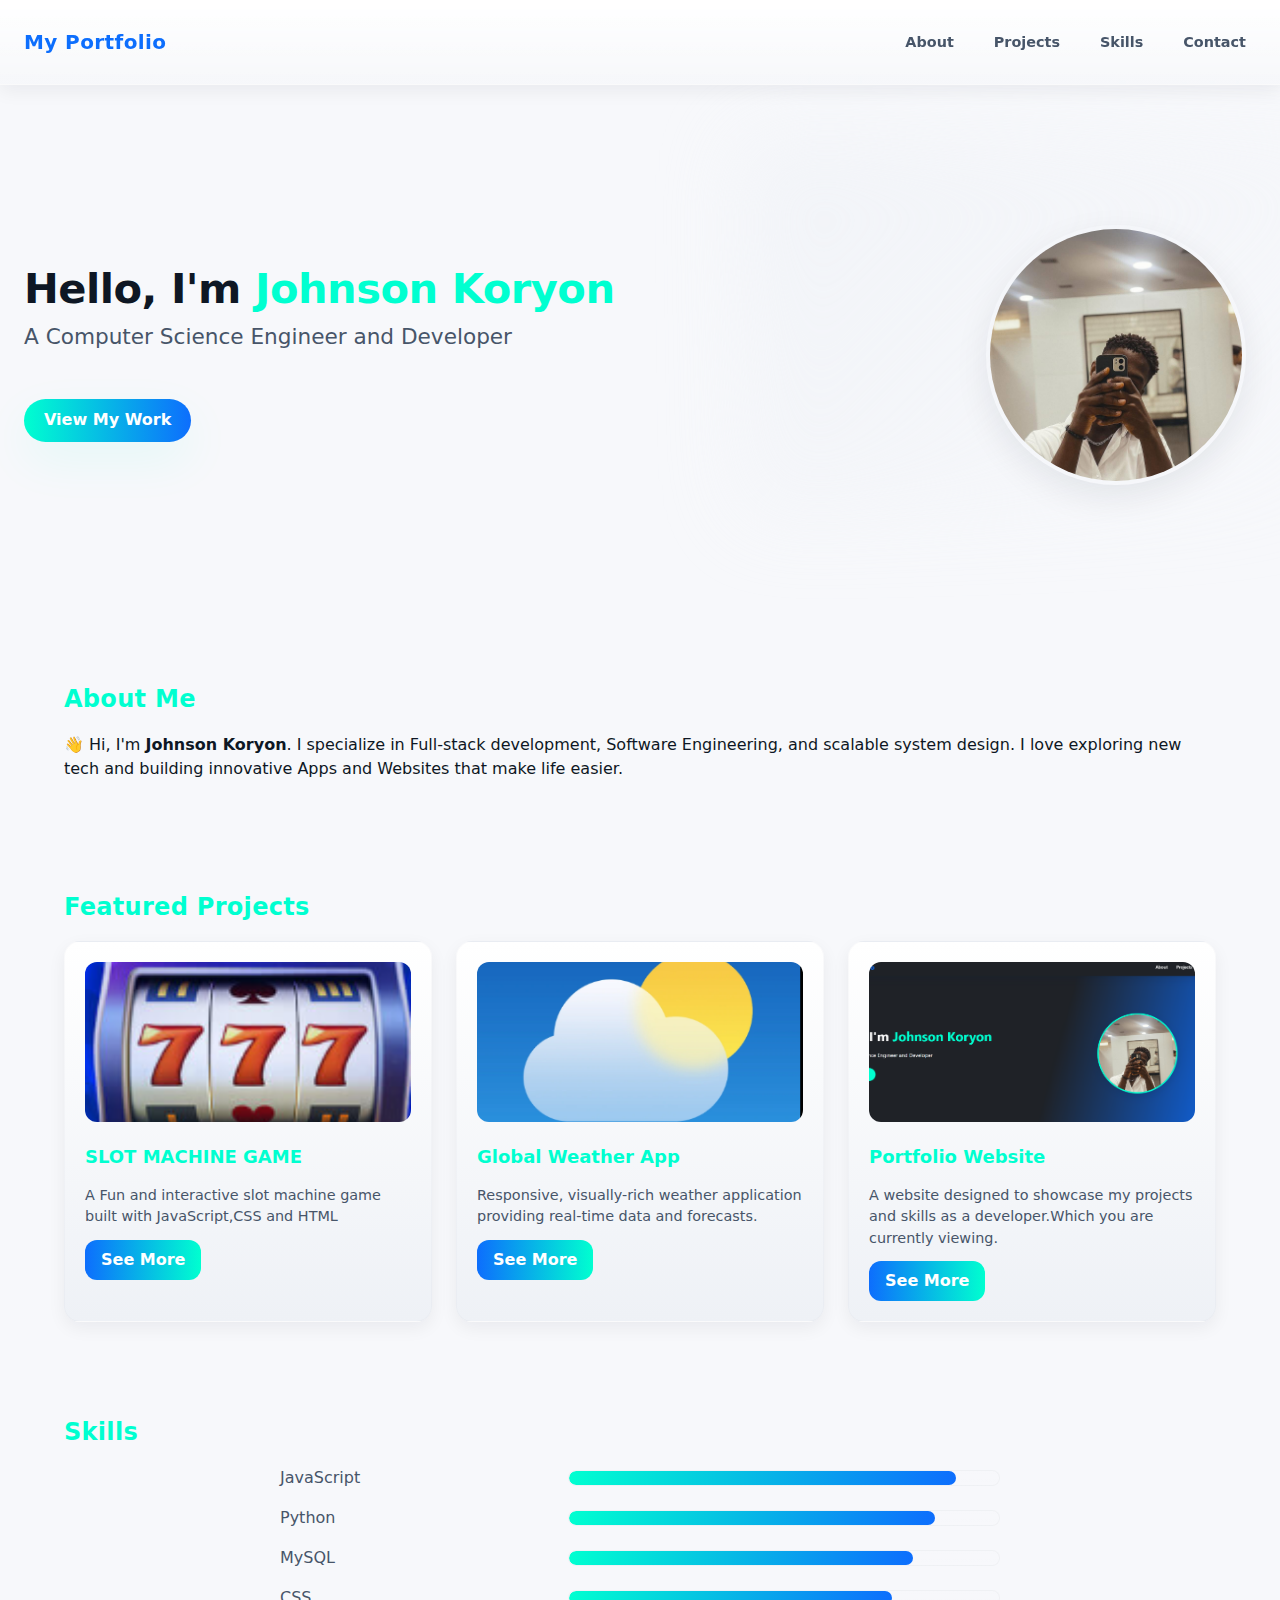
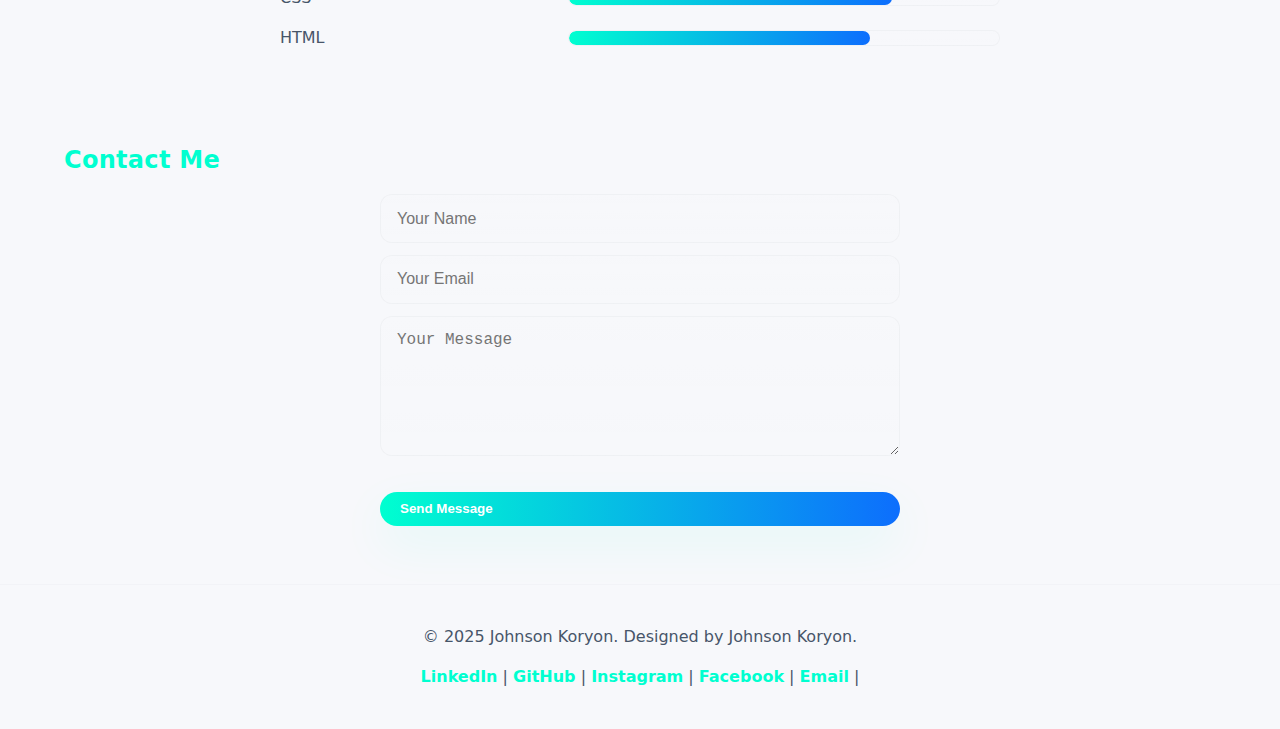
<file: index.html>
<!-- index.html -->
<!DOCTYPE html>
<html lang="en">
<head>
  <meta charset="UTF-8">
  <meta name="viewport" content="width=device-width, initial-scale=1">
  <title>Johnson Koryon- Portfolio</title>
  <link rel="stylesheet" href="style.css">
</head>
<body>
  <nav id="navbar">
    <div class="logo">My Portfolio</div>
    <ul class="nav-links">
      <li><a href="#about">About</a></li>
      <li><a href="#projects">Projects</a></li>
      <li><a href="#skills">Skills</a></li>
      <li><a href="#contact">Contact</a></li>
    </ul>
    <div class="burger">&#9776;</div>
  </nav>
  <header id="hero">
    <div class="hero-content">
      <h1>Hello, I'm <span class="highlight">Johnson Koryon</span></h1>
      <p>A Computer Science Engineer and Developer</p>
      <a href="#projects" class="btn">View My Work</a>
    </div>
    <div class="hero-image">
      <img src="profile.jpg" alt="Profile Picture">
    </div>
  </header>

  <section id="about">
    <h2>About Me</h2>
    <p>
      👋 Hi, I'm <strong>Johnson Koryon</strong>. I specialize in Full-stack development, Software Engineering, and scalable system design. I love exploring new tech and building innovative Apps and Websites that make life easier.
    </p>
  </section>

  <section id="projects">
    <h2>Featured Projects</h2>
    <div class="projects-grid">
     <div class="project-card">
    <img src="game.png" alt="Project 1">
    <h3>SLOT MACHINE GAME</h3>
    <p>A Fun and interactive slot machine game built with JavaScript,CSS and HTML</p>
    <a href="https://juiceboi30.github.io/slot-game" class="card-btn">See More</a>
</div>
      <div class="project-card">
        <img src="weather.png" alt="Project 2">
        <h3>Global Weather App</h3>
        <p>Responsive, visually-rich weather application providing real-time data and forecasts.</p>
        <a href="#" class="card-btn">See More</a>
      </div>
      <div class="project-card">
        <img src="web.png" alt="Project 3">
        <h3>Portfolio Website</h3>
        <p>A website designed to showcase my projects and skills as a developer.Which you are currently viewing.</p>
        <a href="#" class="card-btn">See More</a>
      </div>
    </div>
  </section>

  <section id="skills">
    <h2>Skills</h2>
    <div class="skills-list">
      <div class="skill">
        <span>JavaScript</span>
        <div class="progress-bar"><div style="width:90%"></div></div>
      </div>
      <div class="skill">
        <span>Python</span>
        <div class="progress-bar"><div style="width:85%"></div></div>
      </div>
      <div class="skill">
        <span>MySQL</span>
        <div class="progress-bar"><div style="width:80%"></div></div>
      </div>
      <div class="skill">
        <span>CSS</span>
        <div class="progress-bar"><div style="width:75%"></div></div>
      </div>
      <div class="skill">
        <span>HTML</span>
        <div class="progress-bar"><div style="width:70%"></div></div>
      </div>
    </div>
  </section>


<!-- Contact Form updated for Formspree -->
<section id="contact">
  <h2>Contact Me</h2>
  <form id="contact-form" action="https://formspree.io/f/xyznnqvz" method="POST">
    <input type="text" name="name" placeholder="Your Name" required>
    <input type="email" name="email" placeholder="Your Email" required>
    <textarea rows="4" name="message" placeholder="Your Message" required></textarea>
    <button type="submit" class="btn">Send Message</button>
    <div id="form-msg"></div>
  </form>
</section>
 <footer>
  <p> &copy; 2025 Johnson Koryon. Designed by Johnson Koryon.</p>
  <p>
    <a href="https://www.linkedin.com/in/me/" target="_blank">LinkedIn</a> |
    <a href="https://github.com/juiceboi30" target="_blank">GitHub</a> |
    <a href="https://instagram.com/juiceboi30" target="_blank">Instagram</a> |
    <a href="https://www.facebook.com/juiceboi300" target="_blank">Facebook</a> |
    <a href="https://mail.google.com/mail/?view=cm&fs=1&to=johnsonkoryonofficial@gmail.com" target="_blank">Email</a> |
  </p>
</footer>



  <script src="script.js"></script>
</body>
</html>
</file>
<file: style.css>
/* styles.css — updated with explicit theme variables + toggle styling */

/* -------------------------
   Theme & Design Variables
   ------------------------- */
:root{
  /* Color tokens (semantic) */
  --brand-primary: #0d6efd;        /* blue */
  --brand-accent:  #00ffd0;        /* neon mint */

  /* default (dark) */
  --bg:            #0f1114;
  --surface:       #17181b;
  --surface-2:     #1f2227;
  --text:          #e9eef6;
  --muted:         #aab3bf;
  --glass:         rgba(255,255,255,0.03);
  --glass-2:       rgba(255,255,255,0.02);

  /* Shadows & depth */
  --shadow-sm: 0 6px 18px rgba(5,13,30,0.18);
  --shadow-md: 0 12px 34px rgba(5,13,30,0.22);
  --shadow-accent: 0 18px 48px rgba(0,255,208,0.08);

  /* Sizing & spacing */
  --space-xs: 6px;
  --space-sm: 10px;
  --space-md: 16px;
  --space-lg: 24px;
  --space-xl: 36px;
  --container-width: 1200px;
  --radius-lg: 16px;
  --radius-pill: 999px;

  /* Motion */
  --ease: cubic-bezier(.22,.9,.28,1);
  --transition-fast: all 220ms var(--ease);
  --transition: all 350ms var(--ease);

  /* Typography */
  --font-sans: Inter, "Segoe UI", Roboto, system-ui, -apple-system, "Helvetica Neue", Arial;
  --text-lg: 1.125rem;
  --text-md: 1rem;
  --text-sm: 0.9rem;
  --lead-size: 1.35rem;

  /* nav overlay color used by JS (rgba white by default for contrast on blur) */
  --nav-overlay-r: 255;
  --nav-overlay-g: 255;
  --nav-overlay-b: 255;
}

/* Light theme (system) */
@media (prefers-color-scheme: light){
  :root{
    --bg: #f7f8fb;
    --surface: #ffffff;
    --surface-2: #eef1f6;
    --text: #0e1724;
    --muted: #475569;
    --glass: rgba(10,18,28,0.03);
    --glass-2: rgba(10,18,28,0.02);
    --shadow-sm: 0 6px 18px rgba(17,24,39,0.06);
    --shadow-md: 0 12px 34px rgba(17,24,39,0.08);
    /* switch nav overlay to dark tint for light theme */
    --nav-overlay-r: 10;
    --nav-overlay-g: 18;
    --nav-overlay-b: 28;
  }
}

/* Manual forced themes (JS toggles these on <html>) */
:root.light {
  --bg: #f7f8fb;
  --surface: #ffffff;
  --surface-2: #eef1f6;
  --text: #0e1724;
  --muted: #475569;
  --glass: rgba(10,18,28,0.03);
  --glass-2: rgba(10,18,28,0.02);
  --shadow-sm: 0 6px 18px rgba(17,24,39,0.06);
  --shadow-md: 0 12px 34px rgba(17,24,39,0.08);
  --nav-overlay-r: 10;
  --nav-overlay-g: 18;
  --nav-overlay-b: 28;
}

:root.dark {
  --bg: #0f1114;
  --surface: #17181b;
  --surface-2: #1f2227;
  --text: #e9eef6;
  --muted: #aab3bf;
  --glass: rgba(255,255,255,0.03);
  --glass-2: rgba(255,255,255,0.02);
  --nav-overlay-r: 255;
  --nav-overlay-g: 255;
  --nav-overlay-b: 255;
}

/* -------------------------
   Base & Utilities
   ------------------------- */
*,
*::before,
*::after{box-sizing:border-box}
html,body{height:100%}
html{
  -webkit-font-smoothing:antialiased;
  -moz-osx-font-smoothing:grayscale;
  font-family:var(--font-sans);
  font-size:16px;
  background:var(--bg);
  color:var(--text);
  scroll-behavior:smooth;
}
body{
  margin:0;
  line-height:1.5;
  min-height:100vh;
  -webkit-tap-highlight-color:transparent;
}

/* Respect reduced motion preference */
@media (prefers-reduced-motion: reduce){
  :root{ --transition: none; --transition-fast: none }
  * { animation-duration: 0.001ms !important; animation-iteration-count: 1 !important; transition: none !important; scroll-behavior: auto !important; }
}

/* Container helper */
.container{
  width:100%;
  max-width:var(--container-width);
  margin:0 auto;
  padding:0 var(--space-lg);
}

/* Visually hidden helper */
.visually-hidden{
  position:absolute !important;
  height:1px; width:1px;
  overflow:hidden; clip:rect(1px,1px,1px,1px);
  white-space:nowrap; border:0; padding:0; margin:-1px;
}

/* -------------------------
   Navigation
   ------------------------- */
nav{
  display:flex;
  align-items:center;
  justify-content:space-between;
  gap:var(--space-md);
  background:linear-gradient(180deg,var(--surface),rgba(0,0,0,0));
  padding:calc(var(--space-sm) + 4px) calc(var(--space-lg));
  backdrop-filter: blur(6px);
  border-bottom: 1px solid var(--glass-2);
  box-shadow:var(--shadow-sm);
  position:sticky;
  top:0;
  z-index:60;
}
nav .logo{
  font-weight:700;
  font-size:1.25rem;
  letter-spacing:0.4px;
  color:var(--brand-primary);
  display:flex;
  align-items:center;
  gap:8px;
}
nav .brand-mark{
  width:34px; height:34px; border-radius:8px;
  background:linear-gradient(135deg,var(--brand-primary),var(--brand-accent));
  box-shadow: var(--shadow-sm);
  display:inline-block;
}
nav .nav-links{
  list-style:none;
  display:flex;
  gap:1.25rem;
  align-items:center;
}
nav .nav-links a{
  text-decoration:none;
  color:var(--muted);
  font-weight:600;
  font-size:var(--text-sm);
  padding:8px 10px;
  border-radius:10px;
  transition:var(--transition-fast);
}
nav .nav-links a:hover,
nav .nav-links a:focus{
  color:var(--text);
  background:var(--glass);
  outline:none;
  transform: scale(0.7);
}
nav .actions{ display:flex; gap:12px; align-items:center; }
.burger{
  display:none;
  font-size:1.6rem;
  cursor:pointer;
  color:var(--brand-accent);
  background:transparent;
  border:none;
  padding:8px;
  border-radius:8px;
}

/* Theme Toggle Button */
.theme-toggle {
  font-size: 1.15rem;
  cursor: pointer;
  padding: 8px 10px;
  border-radius: 10px;
  background: var(--surface-2);
  color: var(--text);
  transition: var(--transition-fast);
  user-select: none;
  border: 1px solid var(--glass);
}
.theme-toggle:hover { transform: translateY(-2px); }
.theme-toggle:active { transform: translateY(0); }

/* responsive nav */
@media (max-width:650px){
  .burger{ display:inline-flex; }
  nav .nav-links{ display:none; position:absolute; top:64px; right:var(--space-lg); flex-direction:column; background:var(--surface); padding:12px; border-radius:12px; box-shadow:var(--shadow-md); border:1px solid var(--glass); min-width:180px; }
  nav .nav-links.active{ display:flex; }
}

/* -------------------------
   Hero
   ------------------------- */
#hero{
  display:flex;
  align-items:center;
  justify-content:space-between;
  gap:var(--space-xl);
  padding:var(--space-xl) var(--space-lg);
  min-height:60vh;
  position:relative;
}
.hero-content{
  flex:1 1 420px;
  max-width:720px;
  z-index:2;
}
.hero-content h1{
  font-size:clamp(1.6rem, 4vw, 2.6rem);
  line-height:1.02;
  margin:0 0 var(--space-sm) 0;
  font-weight:800;
  letter-spacing:-0.5px;
}
.hero-content .highlight{ color:var(--brand-accent); }
.hero-content p{
  margin-top:var(--space-sm);
  font-size:var(--lead-size);
  color:var(--muted);
  max-width:60ch;
}
.btn{
  display:inline-flex;
  align-items:center;
  gap:8px;
  margin-top:var(--space-lg);
  padding:0.6rem 1.25rem;
  border-radius:var(--radius-pill);
  background:linear-gradient(90deg,var(--brand-accent),var(--brand-primary));
  color:var(--surface);
  font-weight:700;
  text-decoration:none;
  border:none;
  box-shadow:var(--shadow-accent);
  cursor:pointer;
  transition:transform 220ms var(--ease), box-shadow 220ms var(--ease);
}
.btn:active{ transform:translateY(1px) scale(.998); }
.btn.secondary{
  background:transparent;
  border:1px solid var(--glass-2);
  color:var(--text);
  box-shadow:none;
}

/* hero image */
.hero-image{
  flex:0 0 280px;
  display:flex;
  align-items:center;
  justify-content:center;
}
.hero-image img{
  width:260px;
  height:260px;
  object-fit:cover;
  border-radius:50%;
  border:4px solid rgba(255,255,255,0.04);
  box-shadow:var(--shadow-md);
  transform:translateY(0);
  transition:transform var(--transition);
}
.hero-image img:hover{ transform:translateY(-6px) rotate(-1deg); }

/* subtle background panel for hero */
#hero::before{
  content:"";
  position:absolute;
  right:-6%;
  top:10%;
  width:48%;
  height:70%;
  background:linear-gradient(135deg,var(--surface-2),transparent);
  border-radius:22px;
  filter: blur(40px);
  opacity:0.6;
  pointer-events:none;
}

/* -------------------------
   Sections & Headings
   ------------------------- */
section{
  padding:var(--space-xl) var(--space-lg);
  max-width:var(--container-width);
  margin-inline:auto;
}
h2{
  font-size:1.5rem;
  margin-bottom:var(--space-md);
  color:var(--brand-accent);
  letter-spacing:0.3px;
}

/* -------------------------
   Cards / Projects Grid
   ------------------------- */
.projects-grid{
  display:grid;
  grid-template-columns:repeat(auto-fit,minmax(260px,1fr));
  gap:var(--space-lg);
}
.project-card{
  background:linear-gradient(180deg,var(--surface),var(--surface-2));
  padding:1.25rem;
  border-radius:var(--radius-lg);
  box-shadow:var(--shadow-sm);
  text-align:left;
  transition:var(--transition);
  position:relative;
  overflow:hidden;
  border:1px solid var(--glass-2);
}
.project-card:hover{
  transform:translateY(-8px);
  box-shadow:var(--shadow-md);
  border-color: rgba(0,255,208,0.06);
}
.project-card img{
  width:100%;
  height:160px;
  object-fit:cover;
  border-radius:12px;
  margin-bottom:0.9rem;
}
.project-card h3{ font-size:1.125rem; margin:0 0 6px 0; color:var(--brand-accent); }
.project-card p{ color:var(--muted); font-size:var(--text-sm); margin-bottom:12px; }

/* buttons inside cards */
.card-btn{
  display:inline-flex;
  align-items:center;
  gap:8px;
  padding:0.5rem 1rem;
  background:linear-gradient(90deg,var(--brand-primary),var(--brand-accent));
  color:var(--surface);
  border-radius:12px;
  text-decoration:none;
  font-weight:700;
  border:none;
  transition:var(--transition-fast);
}
.card-btn:hover{ transform:translateY(-3px); box-shadow:var(--shadow-accent); }

/* -------------------------
   Skills / Progress
   ------------------------- */
.skills-list{ display:flex; flex-direction:column; gap:var(--space-md); max-width:720px; margin:auto; }
.skill{ display:flex; align-items:center; gap:var(--space-md); justify-content:space-between; }
.skill span{ font-size:var(--text-md); min-width:160px; color:var(--muted); }
.progress-bar{
  background:linear-gradient(180deg, rgba(255,255,255,0.02), rgba(255,255,255,0.01));
  border-radius:12px;
  width:60%;
  height:16px;
  overflow:hidden;
  border:1px solid var(--glass);
}
.progress-bar > div{
  background:linear-gradient(90deg,var(--brand-accent),var(--brand-primary));
  height:100%;
  border-radius:12px;
  width:0%;
  transition:width 900ms var(--ease);
}

/* -------------------------
   Forms / Contact
   ------------------------- */
#contact-form{ max-width:520px; margin:auto; display:flex; flex-direction:column; gap:12px; }
#contact-form input, #contact-form textarea {
  padding:0.9rem 1rem;
  border-radius:12px;
  border:1px solid var(--glass);
  background:linear-gradient(180deg, rgba(255,255,255,0.01), transparent);
  color:var(--text);
  font-size:var(--text-md);
  transition:box-shadow 180ms var(--ease), border-color 180ms var(--ease);
}
#contact-form input:focus, #contact-form textarea:focus {
  outline:none;
  box-shadow:0 8px 30px rgba(0,0,0,0.18);
  border-color:var(--brand-accent);
}
#contact-form textarea{ min-height:140px; resize:vertical; }

/* small form message */
#form-msg{ margin-top:10px; font-size:1rem; color:var(--brand-accent); }

/* -------------------------
   Footer
   ------------------------- */
footer{
  background:transparent;
  color:var(--muted);
  text-align:center;
  padding:1.5rem var(--space-lg);
  border-top:1px solid var(--glass-2);
}
footer a{ color:var(--brand-accent); text-decoration:none; font-weight:600; }
footer a:hover{ color:var(--brand-primary); text-decoration:underline; }

/* -------------------------
   Utility / Responsive
   ------------------------- */
.row{ display:flex; gap:var(--space-md); align-items:center; }
.col{ flex:1; }

@media (max-width:900px){
  #hero{ flex-direction:column; text-align:center; padding:calc(var(--space-lg) * 0.8); }
  .hero-image{ margin-top:var(--space-md); }
  .hero-content p{ max-width:100%; }
}
@media (max-width:650px){
  .projects-grid{ grid-template-columns:1fr; }
  section{ padding:var(--space-lg); }
  .skill{ flex-direction:column; align-items:flex-start; gap:10px; }
  .progress-bar{ width:100%; }
}

/* small visual polish for focus states everywhere */
:focus{
  outline: 3px solid rgba(0,255,208,0.08);
  outline-offset: 3px;
  border-radius:8px;
}
</file>
